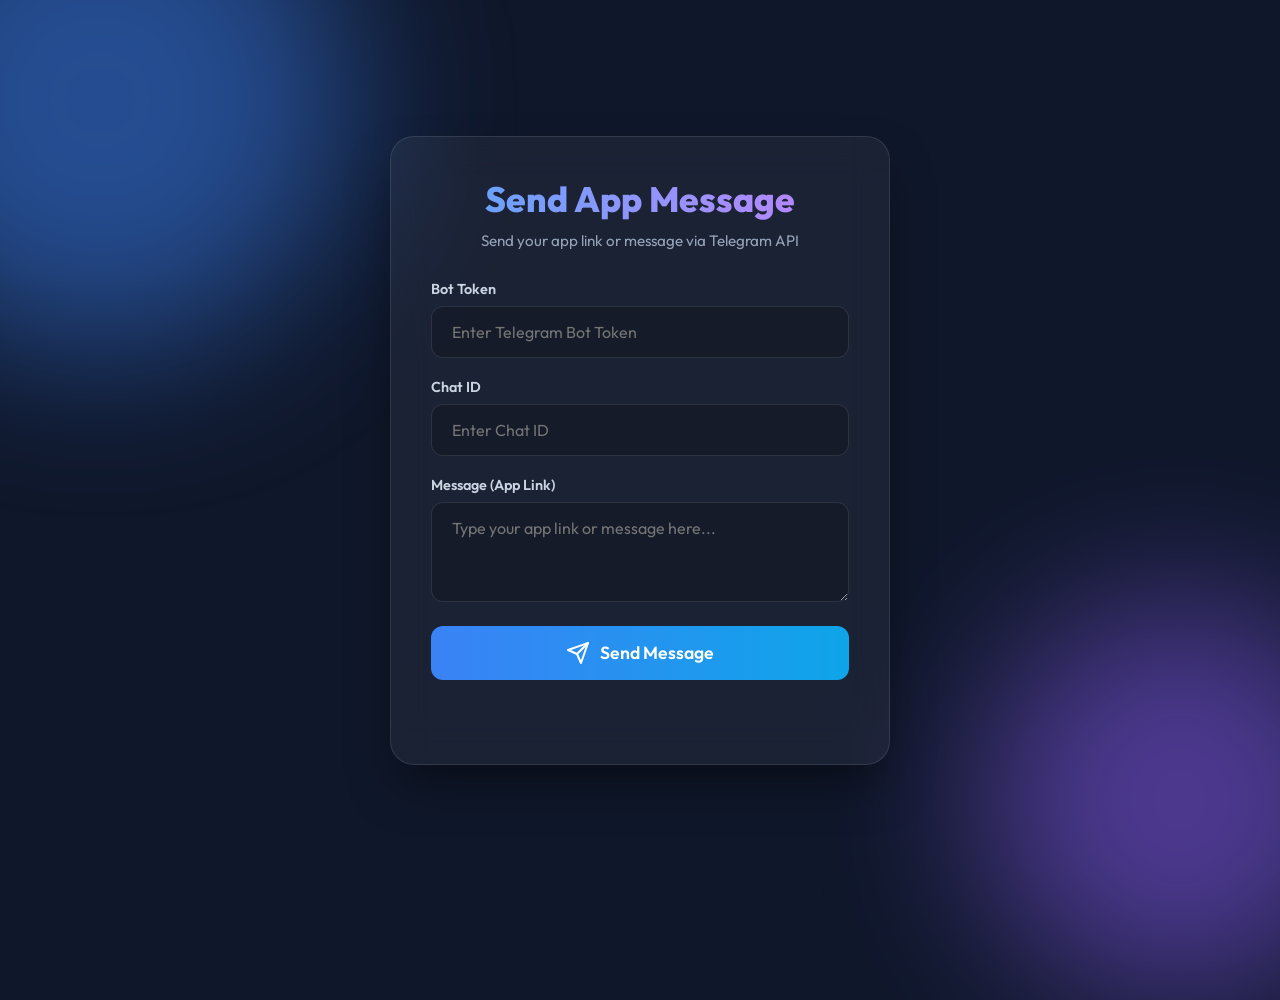
<file: qr-generator/index.html>
<!DOCTYPE html>
<html lang="en">
<head>
    <meta charset="UTF-8">
    <meta name="viewport" content="width=device-width, initial-scale=1.0">
    <title>Message Sender</title>
    <!-- Modern Google Font -->
    <link href="https://fonts.googleapis.com/css2?family=Outfit:wght@300;400;600;800&display=swap" rel="stylesheet">
    <style>
        :root {
            --primary: #3b82f6; /* Telegram Blue */
            --secondary: #0ea5e9;
            --bg-color: #0f172a;
            --surface: rgba(255, 255, 255, 0.05);
            --border: rgba(255, 255, 255, 0.1);
        }

        * {
            box-sizing: border-box;
            margin: 0;
            padding: 0;
            font-family: 'Outfit', sans-serif;
        }

        body {
            background-color: var(--bg-color);
            color: white;
            min-height: 100vh;
            display: flex;
            justify-content: center;
            align-items: center;
            overflow: hidden;
            position: relative;
        }

        /* Animated Background Elements */
        .blob {
            position: absolute;
            filter: blur(80px);
            z-index: 0;
            opacity: 0.5;
            animation: float 10s infinite ease-in-out alternate;
        }
        .blob-1 {
            width: 500px;
            height: 500px;
            background: var(--primary);
            top: -150px;
            left: -150px;
            border-radius: 50%;
        }
        .blob-2 {
            width: 400px;
            height: 400px;
            background: #8b5cf6;
            bottom: -100px;
            right: -100px;
            border-radius: 50%;
            animation-delay: -5s;
        }

        @keyframes float {
            0% { transform: translate(0, 0) scale(1); }
            100% { transform: translate(50px, -50px) scale(1.1); }
        }

        /* Glassmorphism Container */
        .container {
            position: relative;
            z-index: 10;
            background: var(--surface);
            backdrop-filter: blur(20px);
            -webkit-backdrop-filter: blur(20px);
            border: 1px solid var(--border);
            border-radius: 24px;
            padding: 40px;
            width: 90%;
            max-width: 500px;
            box-shadow: 0 25px 50px -12px rgba(0, 0, 0, 0.5);
            transition: transform 0.3s ease, box-shadow 0.3s ease;
        }

        .container:hover {
            transform: translateY(-5px);
            box-shadow: 0 30px 60px -12px rgba(0, 0, 0, 0.6);
        }

        h1 {
            text-align: center;
            font-size: 2.2rem;
            margin-bottom: 10px;
            font-weight: 800;
            background: linear-gradient(to right, #60a5fa, #c084fc);
            -webkit-background-clip: text;
            -webkit-text-fill-color: transparent;
        }

        p {
            text-align: center;
            color: #94a3b8;
            margin-bottom: 30px;
            font-size: 0.95rem;
        }

        .input-group {
            margin-bottom: 20px;
        }

        .input-group label {
            display: block;
            margin-bottom: 8px;
            color: #cbd5e1;
            font-size: 0.9rem;
            font-weight: 600;
        }

        input, textarea {
            width: 100%;
            padding: 15px 20px;
            border-radius: 12px;
            border: 1px solid var(--border);
            background: rgba(0, 0, 0, 0.2);
            color: white;
            font-size: 1rem;
            outline: none;
            transition: all 0.3s ease;
        }

        textarea {
            resize: vertical;
            min-height: 100px;
        }

        input:focus, textarea:focus {
            border-color: var(--primary);
            box-shadow: 0 0 0 3px rgba(59, 130, 246, 0.2);
            background: rgba(0, 0, 0, 0.4);
        }

        button {
            width: 100%;
            padding: 15px;
            border-radius: 12px;
            border: none;
            background: linear-gradient(to right, var(--primary), var(--secondary));
            color: white;
            font-size: 1.1rem;
            font-weight: 600;
            cursor: pointer;
            transition: all 0.3s ease;
            position: relative;
            overflow: hidden;
            display: flex;
            justify-content: center;
            align-items: center;
            gap: 10px;
            margin-top: 10px;
        }

        button:hover {
            transform: scale(1.02);
            box-shadow: 0 10px 20px rgba(59, 130, 246, 0.3);
        }

        button:active {
            transform: scale(0.98);
        }

        button:disabled {
            opacity: 0.7;
            cursor: not-allowed;
            transform: none;
        }

        #status {
            margin-top: 20px;
            text-align: center;
            font-weight: 600;
            font-size: 0.95rem;
            min-height: 24px;
            opacity: 0;
            transition: opacity 0.3s ease;
        }

        .success { color: #4ade80; }
        .error { color: #f87171; }
        .show { opacity: 1 !important; }

    </style>
</head>
<body>
    <div class="blob blob-1"></div>
    <div class="blob blob-2"></div>

    <div class="container">
        <h1>Send App Message</h1>
        <p>Send your app link or message via Telegram API</p>
        
        <div class="input-group">
            <label for="bot-token">Bot Token</label>
            <input type="text" id="bot-token" placeholder="Enter Telegram Bot Token" autocomplete="off">
        </div>

        <div class="input-group">
            <label for="chat-id">Chat ID</label>
            <input type="text" id="chat-id" placeholder="Enter Chat ID" autocomplete="off">
        </div>
        
        <div class="input-group">
            <label for="message">Message (App Link)</label>
            <textarea id="message" placeholder="Type your app link or message here..."></textarea>
        </div>
        
        <button id="send-btn">
            <svg width="24" height="24" viewBox="0 0 24 24" fill="none" stroke="currentColor" stroke-width="2" stroke-linecap="round" stroke-linejoin="round"><line x1="22" y1="2" x2="11" y2="13"></line><polygon points="22 2 15 22 11 13 2 9 22 2"></polygon></svg>
            Send Message
        </button>

        <div id="status"></div>
    </div>

    <script>
        const tokenInput = document.getElementById('bot-token');
        const chatIdInput = document.getElementById('chat-id');
        const messageInput = document.getElementById('message');
        const sendBtn = document.getElementById('send-btn');
        const statusDiv = document.getElementById('status');

        function showStatus(text, type) {
            statusDiv.textContent = text;
            statusDiv.className = type + ' show';
            setTimeout(() => {
                statusDiv.classList.remove('show');
            }, 5000);
        }

        sendBtn.addEventListener('click', async () => {
            const token = tokenInput.value.trim();
            const chatId = chatIdInput.value.trim();
            const message = messageInput.value.trim();

            if (!token) {
                tokenInput.focus();
                return showStatus('Please enter Bot Token', 'error');
            }
            if (!chatId) {
                chatIdInput.focus();
                return showStatus('Please enter Chat ID', 'error');
            }
            if (!message) {
                messageInput.focus();
                return showStatus('Please enter a message', 'error');
            }

            // Disable button while sending
            sendBtn.disabled = true;
            sendBtn.innerHTML = 'Sending...';

            // Telegram API URL (Using GET request format to avoid file:// origin issues)
            const url = `https://api.telegram.org/bot${token}/sendMessage?chat_id=${chatId}&text=${encodeURIComponent(message)}`;

            try {
                const response = await fetch(url);

                const data = await response.json();

                if (data.ok) {
                    showStatus('Message sent successfully! 🚀', 'success');
                    messageInput.value = ''; // Clear message after sending
                } else {
                    showStatus(`Error: ${data.description}`, 'error');
                }
            } catch (error) {
                console.error("Fetch Error:", error);
                showStatus(`Failed to send: ${error.message} (Try checking bot token)`, 'error');
            } finally {
                // Re-enable button
                sendBtn.disabled = false;
                sendBtn.innerHTML = `<svg width="24" height="24" viewBox="0 0 24 24" fill="none" stroke="currentColor" stroke-width="2" stroke-linecap="round" stroke-linejoin="round"><line x1="22" y1="2" x2="11" y2="13"></line><polygon points="22 2 15 22 11 13 2 9 22 2"></polygon></svg> Send Message`;
            }
        });
    </script>
</body>
</html>
</file>
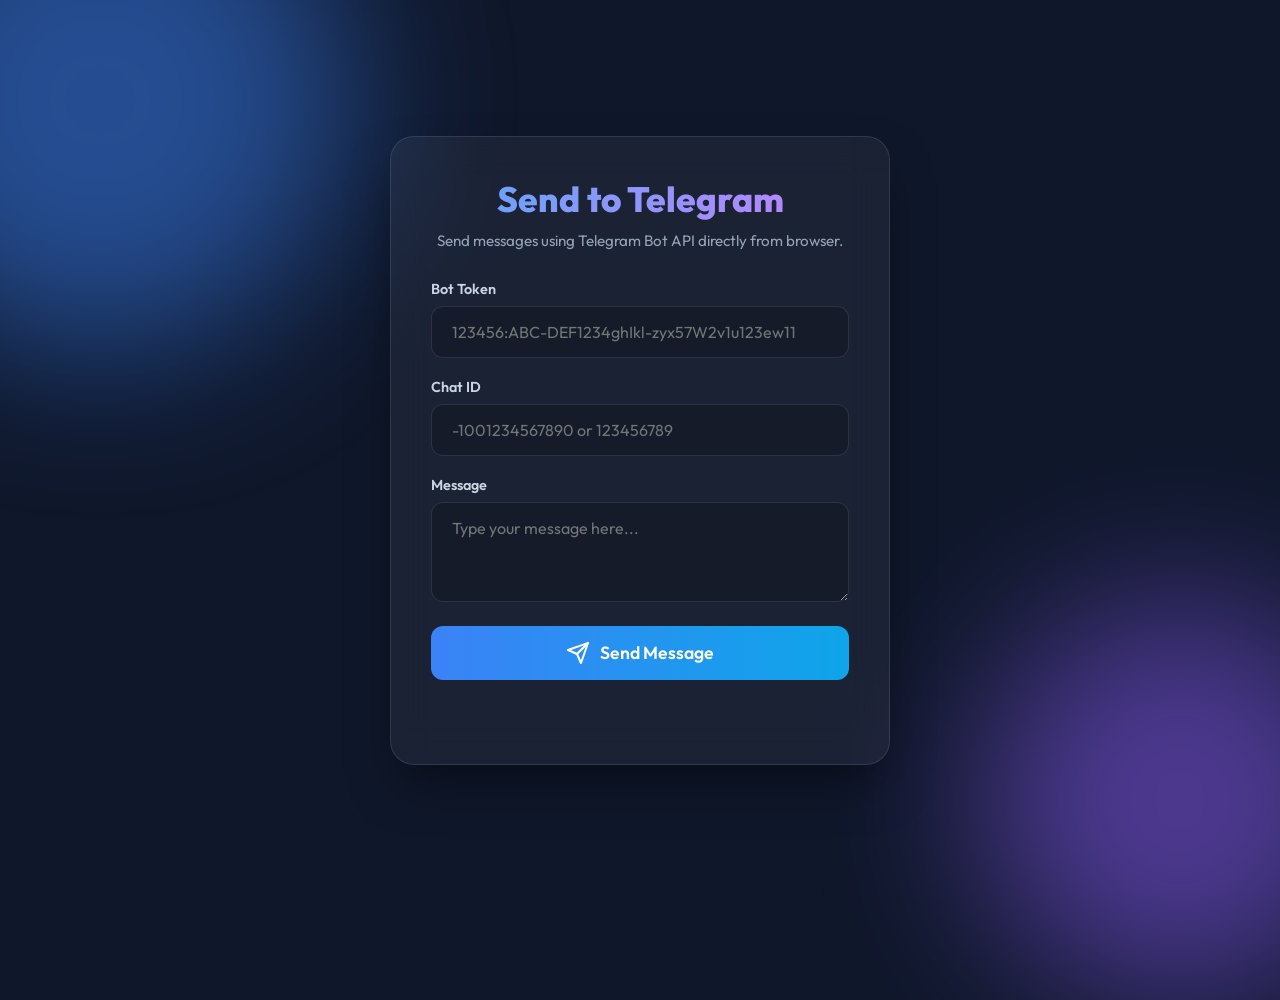
<file: telegram-sender/index.html>
<!DOCTYPE html>
<html lang="en">
<head>
    <meta charset="UTF-8">
    <meta name="viewport" content="width=device-width, initial-scale=1.0">
    <title>Telegram Web Sender</title>
    <!-- Modern Google Font -->
    <link href="https://fonts.googleapis.com/css2?family=Outfit:wght@300;400;600;800&display=swap" rel="stylesheet">
    <style>
        :root {
            --primary: #3b82f6; /* Telegram Blue */
            --secondary: #0ea5e9;
            --bg-color: #0f172a;
            --surface: rgba(255, 255, 255, 0.05);
            --border: rgba(255, 255, 255, 0.1);
        }

        * {
            box-sizing: border-box;
            margin: 0;
            padding: 0;
            font-family: 'Outfit', sans-serif;
        }

        body {
            background-color: var(--bg-color);
            color: white;
            min-height: 100vh;
            display: flex;
            justify-content: center;
            align-items: center;
            overflow: hidden;
            position: relative;
        }

        /* Animated Background Elements */
        .blob {
            position: absolute;
            filter: blur(80px);
            z-index: 0;
            opacity: 0.5;
            animation: float 10s infinite ease-in-out alternate;
        }
        .blob-1 {
            width: 500px;
            height: 500px;
            background: var(--primary);
            top: -150px;
            left: -150px;
            border-radius: 50%;
        }
        .blob-2 {
            width: 400px;
            height: 400px;
            background: #8b5cf6;
            bottom: -100px;
            right: -100px;
            border-radius: 50%;
            animation-delay: -5s;
        }

        @keyframes float {
            0% { transform: translate(0, 0) scale(1); }
            100% { transform: translate(50px, -50px) scale(1.1); }
        }

        /* Glassmorphism Container */
        .container {
            position: relative;
            z-index: 10;
            background: var(--surface);
            backdrop-filter: blur(20px);
            -webkit-backdrop-filter: blur(20px);
            border: 1px solid var(--border);
            border-radius: 24px;
            padding: 40px;
            width: 90%;
            max-width: 500px;
            box-shadow: 0 25px 50px -12px rgba(0, 0, 0, 0.5);
            transition: transform 0.3s ease, box-shadow 0.3s ease;
        }

        .container:hover {
            transform: translateY(-5px);
            box-shadow: 0 30px 60px -12px rgba(0, 0, 0, 0.6);
        }

        h1 {
            text-align: center;
            font-size: 2.2rem;
            margin-bottom: 10px;
            font-weight: 800;
            background: linear-gradient(to right, #60a5fa, #c084fc);
            -webkit-background-clip: text;
            -webkit-text-fill-color: transparent;
        }

        p {
            text-align: center;
            color: #94a3b8;
            margin-bottom: 30px;
            font-size: 0.95rem;
        }

        .input-group {
            margin-bottom: 20px;
        }

        .input-group label {
            display: block;
            margin-bottom: 8px;
            color: #cbd5e1;
            font-size: 0.9rem;
            font-weight: 600;
        }

        input, textarea {
            width: 100%;
            padding: 15px 20px;
            border-radius: 12px;
            border: 1px solid var(--border);
            background: rgba(0, 0, 0, 0.2);
            color: white;
            font-size: 1rem;
            outline: none;
            transition: all 0.3s ease;
        }

        textarea {
            resize: vertical;
            min-height: 100px;
        }

        input:focus, textarea:focus {
            border-color: var(--primary);
            box-shadow: 0 0 0 3px rgba(59, 130, 246, 0.2);
            background: rgba(0, 0, 0, 0.4);
        }

        button {
            width: 100%;
            padding: 15px;
            border-radius: 12px;
            border: none;
            background: linear-gradient(to right, var(--primary), var(--secondary));
            color: white;
            font-size: 1.1rem;
            font-weight: 600;
            cursor: pointer;
            transition: all 0.3s ease;
            position: relative;
            overflow: hidden;
            display: flex;
            justify-content: center;
            align-items: center;
            gap: 10px;
            margin-top: 10px;
        }

        button:hover {
            transform: scale(1.02);
            box-shadow: 0 10px 20px rgba(59, 130, 246, 0.3);
        }

        button:active {
            transform: scale(0.98);
        }

        button:disabled {
            opacity: 0.7;
            cursor: not-allowed;
            transform: none;
        }

        #status {
            margin-top: 20px;
            text-align: center;
            font-weight: 600;
            font-size: 0.95rem;
            min-height: 24px;
            opacity: 0;
            transition: opacity 0.3s ease;
        }

        .success { color: #4ade80; }
        .error { color: #f87171; }
        .show { opacity: 1 !important; }

    </style>
</head>
<body>
    <div class="blob blob-1"></div>
    <div class="blob blob-2"></div>

    <div class="container">
        <h1>Send to Telegram</h1>
        <p>Send messages using Telegram Bot API directly from browser.</p>
        
        <div class="input-group">
            <label for="bot-token">Bot Token</label>
            <input type="text" id="bot-token" placeholder="123456:ABC-DEF1234ghIkl-zyx57W2v1u123ew11" autocomplete="off">
        </div>

        <div class="input-group">
            <label for="chat-id">Chat ID</label>
            <input type="text" id="chat-id" placeholder="-1001234567890 or 123456789" autocomplete="off">
        </div>
        
        <div class="input-group">
            <label for="message">Message</label>
            <textarea id="message" placeholder="Type your message here..."></textarea>
        </div>
        
        <button id="send-btn">
            <svg width="24" height="24" viewBox="0 0 24 24" fill="none" stroke="currentColor" stroke-width="2" stroke-linecap="round" stroke-linejoin="round"><line x1="22" y1="2" x2="11" y2="13"></line><polygon points="22 2 15 22 11 13 2 9 22 2"></polygon></svg>
            Send Message
        </button>

        <div id="status"></div>
    </div>

    <script>
        const tokenInput = document.getElementById('bot-token');
        const chatIdInput = document.getElementById('chat-id');
        const messageInput = document.getElementById('message');
        const sendBtn = document.getElementById('send-btn');
        const statusDiv = document.getElementById('status');

        function showStatus(text, type) {
            statusDiv.textContent = text;
            statusDiv.className = type + ' show';
            setTimeout(() => {
                statusDiv.classList.remove('show');
            }, 5000);
        }

        sendBtn.addEventListener('click', async () => {
            const token = tokenInput.value.trim();
            const chatId = chatIdInput.value.trim();
            const message = messageInput.value.trim();

            if (!token) {
                tokenInput.focus();
                return showStatus('Please enter Bot Token', 'error');
            }
            if (!chatId) {
                chatIdInput.focus();
                return showStatus('Please enter Chat ID', 'error');
            }
            if (!message) {
                messageInput.focus();
                return showStatus('Please enter a message', 'error');
            }

            // Disable button while sending
            sendBtn.disabled = true;
            sendBtn.innerHTML = 'Sending...';

            // Telegram API URL
            const url = `https://api.telegram.org/bot${token}/sendMessage`;

            try {
                const response = await fetch(url, {
                    method: 'POST',
                    headers: {
                        'Content-Type': 'application/json',
                    },
                    body: JSON.stringify({
                        chat_id: chatId,
                        text: message
                    })
                });

                const data = await response.json();

                if (data.ok) {
                    showStatus('Message sent successfully! 🚀', 'success');
                    messageInput.value = ''; // Clear message after sending
                } else {
                    showStatus(`Error: ${data.description}`, 'error');
                }
            } catch (error) {
                showStatus('Failed to send. Please check your internet connection.', 'error');
            } finally {
                // Re-enable button
                sendBtn.disabled = false;
                sendBtn.innerHTML = `<svg width="24" height="24" viewBox="0 0 24 24" fill="none" stroke="currentColor" stroke-width="2" stroke-linecap="round" stroke-linejoin="round"><line x1="22" y1="2" x2="11" y2="13"></line><polygon points="22 2 15 22 11 13 2 9 22 2"></polygon></svg> Send Message`;
            }
        });
    </script>
</body>
</html>
</file>
